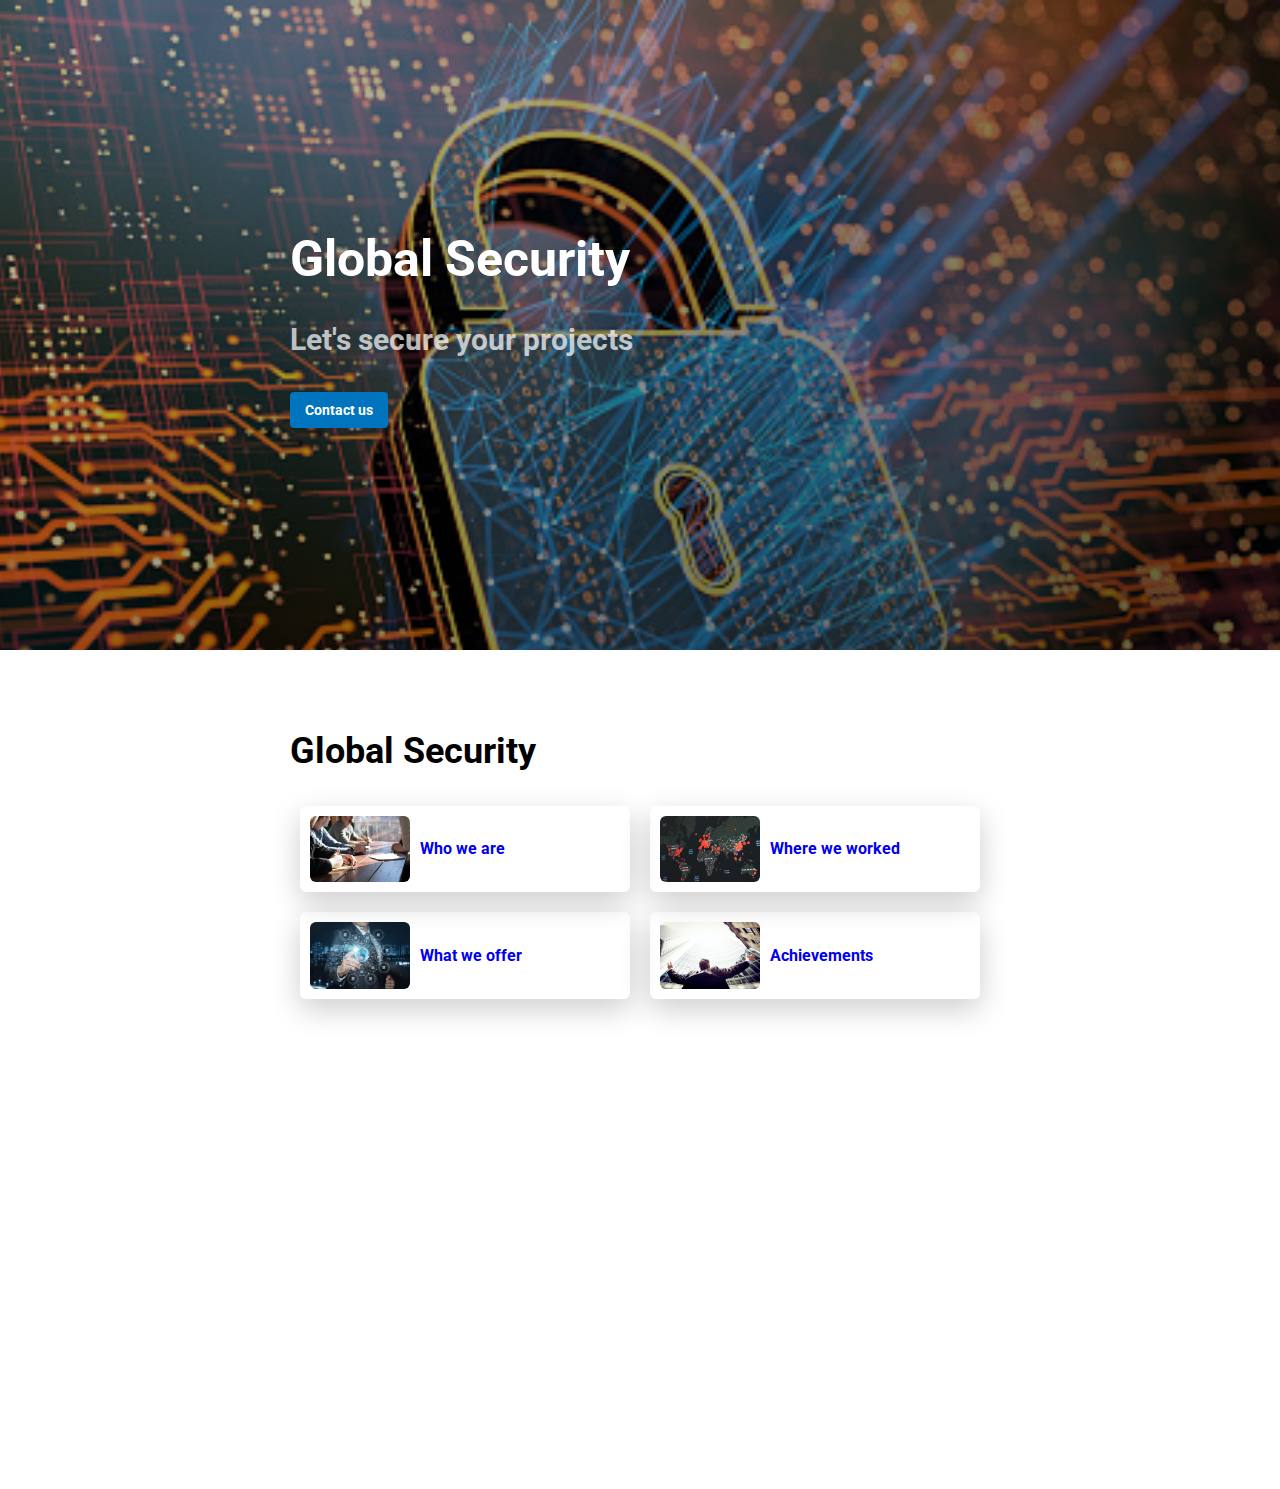
<file: index.html>
<!DOCTYPE html>
<html>
  <head>
    <!-- Global site tag (gtag.js) - Google Analytics -->
<script async src="https://www.googletagmanager.com/gtag/js?id=G-EQS8FJFC1X"></script>
<script>
  window.dataLayer = window.dataLayer || [];
  function gtag(){dataLayer.push(arguments);}
  gtag('js', new Date());

  gtag('config', 'G-EQS8FJFC1X');
</script>
    <meta charset="utf-8">
    <link rel="stylesheet" type="text/css" href="css/style.css">
    <title>Global Security</title>
  </head>
  <body>
    <div class="banner">
      <div class=container>
        <h1> Global Security </h1>
        <h2> Let's secure your projects </h2>
        <a href="#contact-section" class="btn-blue">Contact us</a>
      </div>
    </div>
    <div class="container">
      <h1>Global Security</h1>
        <div class="cards">
          <div class="card">
            <img src="images/peoples.jpg" alt="Who we are">
            <a href="content/page1.html">Who we are</a>
          </div>
          <div class="card">
            <img src="images/map.jpg" alt="Where we worked">
            <a href="content/page2.html">Where we worked</a>
          </div>
          <div class="card">
            <img src="images/solutions.jpg" alt="What we offer">
            <a href="content/page3.html">What we offer</a>
          </div>
          <div class="card">
            <img src="images/success.jpg" alt="Our achievements">
            <a href="content/page4.html">Achievements</a>
          </div>
        </div>
    </div>
    <div id="contact-section">
      <div data-tf-widget="Io64bBFo" data-tf-iframe-props="title=Global Security contact form" data-tf-medium="snippet" style="width:100%;height:400px;"></div><script src="//embed.typeform.com/next/embed.js"></script>
    </div>
  </body>
</html>
</file>
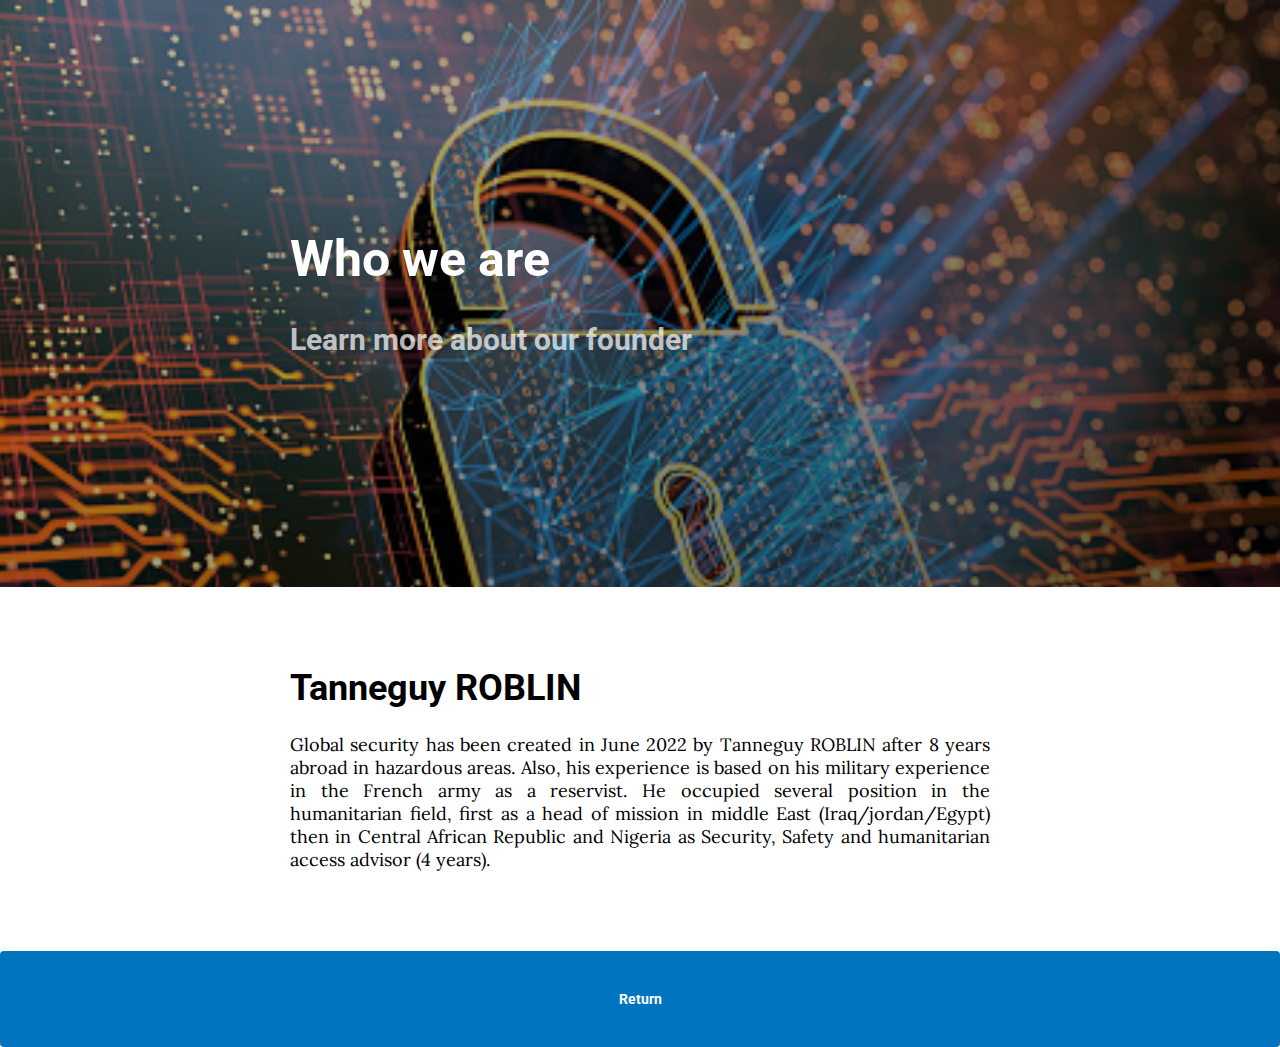
<file: content/page1.html>
<head>
  <meta charset="utf-8">
  <link rel="stylesheet" type="text/css" href="../css/style.css">
  <title>Global Security</title>
</head>
<body>
  <div class="banner">
    <div class="container">
      <h1> Who we are</h1>
      <h2> Learn more about our founder</h2>
    </div>
  </div>
  <div class="container">
    <h1>Tanneguy ROBLIN</h1>
      <p>
        Global security has been created in June 2022 by Tanneguy ROBLIN after 8 years abroad in hazardous areas. Also, his experience is based on his military experience in the French army as a reservist. He occupied several position in the humanitarian field, first as a head of mission in middle East (Iraq/jordan/Egypt) then in Central African Republic and Nigeria as Security, Safety and humanitarian access advisor (4 years).
      </p>
  </div>
  <div>
    <a class="btn-2" href="../index.html" class="btn-blue">Return</a>
  </div>
</body>
</file>
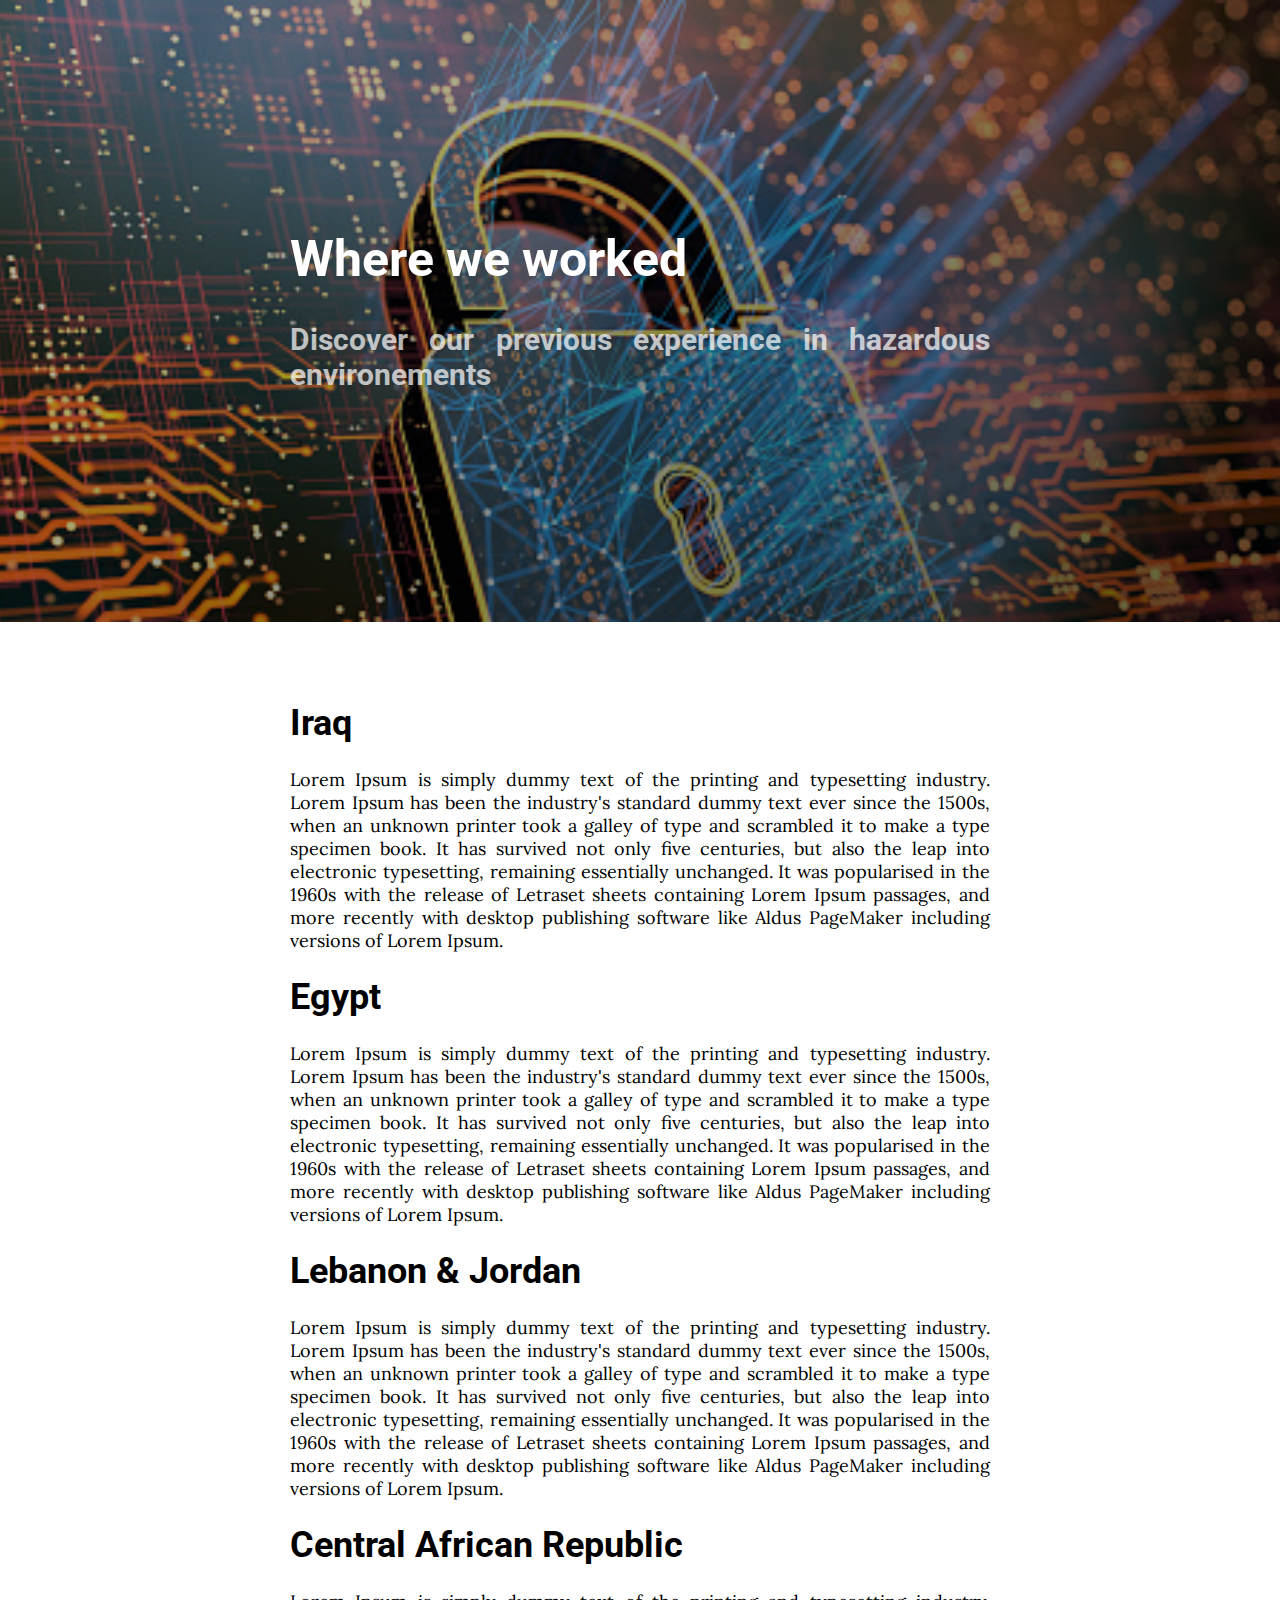
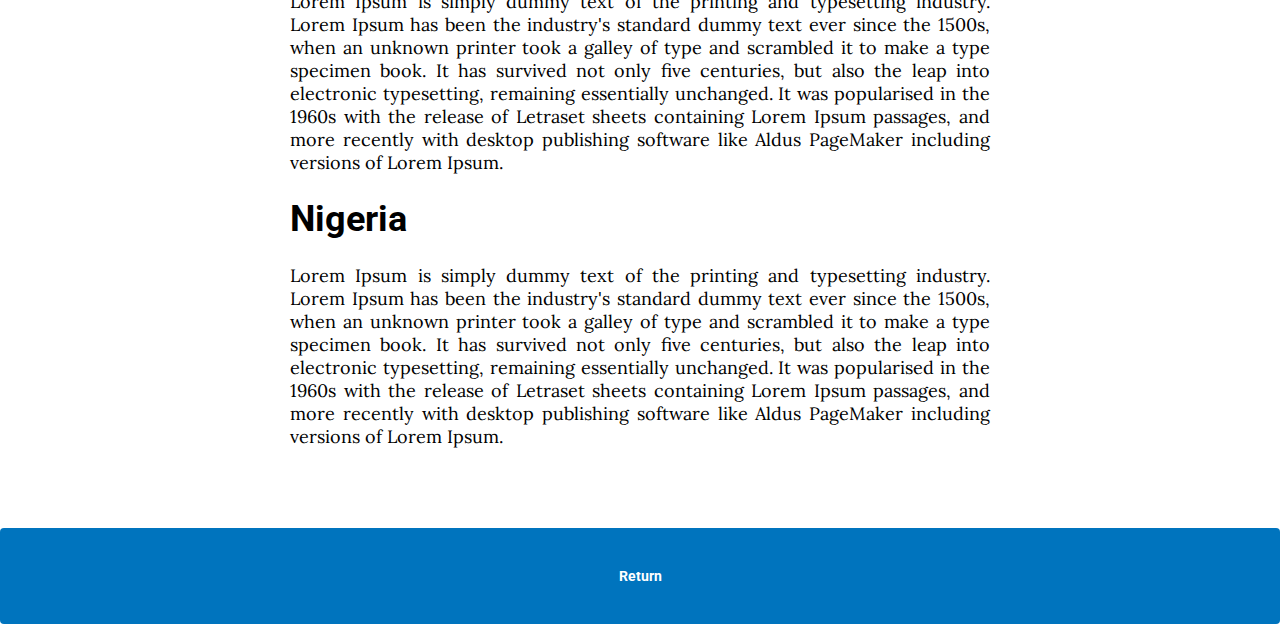
<file: content/page2.html>
<head>
  <meta charset="utf-8">
  <link rel="stylesheet" type="text/css" href="../css/style.css">
  <title>Global Security</title>
</head>
<body>
  <div class="banner">
    <div class="container">
      <h1> Where we worked</h1>
      <h2> Discover our previous experience in hazardous environements</h2>
    </div>
  </div>
  <div class="container">
    <h1>Iraq</h1>
      <p>
        Lorem Ipsum is simply dummy text of the printing and typesetting industry. Lorem Ipsum has been the industry's standard dummy text ever since the 1500s, when an unknown printer took a galley of type and scrambled it to make a type specimen book. It has survived not only five centuries, but also the leap into electronic typesetting, remaining essentially unchanged. It was popularised in the 1960s with the release of Letraset sheets containing Lorem Ipsum passages, and more recently with desktop publishing software like Aldus PageMaker including versions of Lorem Ipsum.
      </p>
    <h1>Egypt</h1>
      <p>
        Lorem Ipsum is simply dummy text of the printing and typesetting industry. Lorem Ipsum has been the industry's standard dummy text ever since the 1500s, when an unknown printer took a galley of type and scrambled it to make a type specimen book. It has survived not only five centuries, but also the leap into electronic typesetting, remaining essentially unchanged. It was popularised in the 1960s with the release of Letraset sheets containing Lorem Ipsum passages, and more recently with desktop publishing software like Aldus PageMaker including versions of Lorem Ipsum.
      </p>
    <h1>Lebanon & Jordan</h1>
      <p>
        Lorem Ipsum is simply dummy text of the printing and typesetting industry. Lorem Ipsum has been the industry's standard dummy text ever since the 1500s, when an unknown printer took a galley of type and scrambled it to make a type specimen book. It has survived not only five centuries, but also the leap into electronic typesetting, remaining essentially unchanged. It was popularised in the 1960s with the release of Letraset sheets containing Lorem Ipsum passages, and more recently with desktop publishing software like Aldus PageMaker including versions of Lorem Ipsum.
      </p>
    <h1>Central African Republic</h1>
      <p>
        Lorem Ipsum is simply dummy text of the printing and typesetting industry. Lorem Ipsum has been the industry's standard dummy text ever since the 1500s, when an unknown printer took a galley of type and scrambled it to make a type specimen book. It has survived not only five centuries, but also the leap into electronic typesetting, remaining essentially unchanged. It was popularised in the 1960s with the release of Letraset sheets containing Lorem Ipsum passages, and more recently with desktop publishing software like Aldus PageMaker including versions of Lorem Ipsum.
      </p>
    <h1>Nigeria</h1>
      <p>
        Lorem Ipsum is simply dummy text of the printing and typesetting industry. Lorem Ipsum has been the industry's standard dummy text ever since the 1500s, when an unknown printer took a galley of type and scrambled it to make a type specimen book. It has survived not only five centuries, but also the leap into electronic typesetting, remaining essentially unchanged. It was popularised in the 1960s with the release of Letraset sheets containing Lorem Ipsum passages, and more recently with desktop publishing software like Aldus PageMaker including versions of Lorem Ipsum.
      </p>
  </div>
  <div>
    <a class="btn-2" href="../index.html" class="btn-blue">Return</a>
  </div>
</body>
</file>
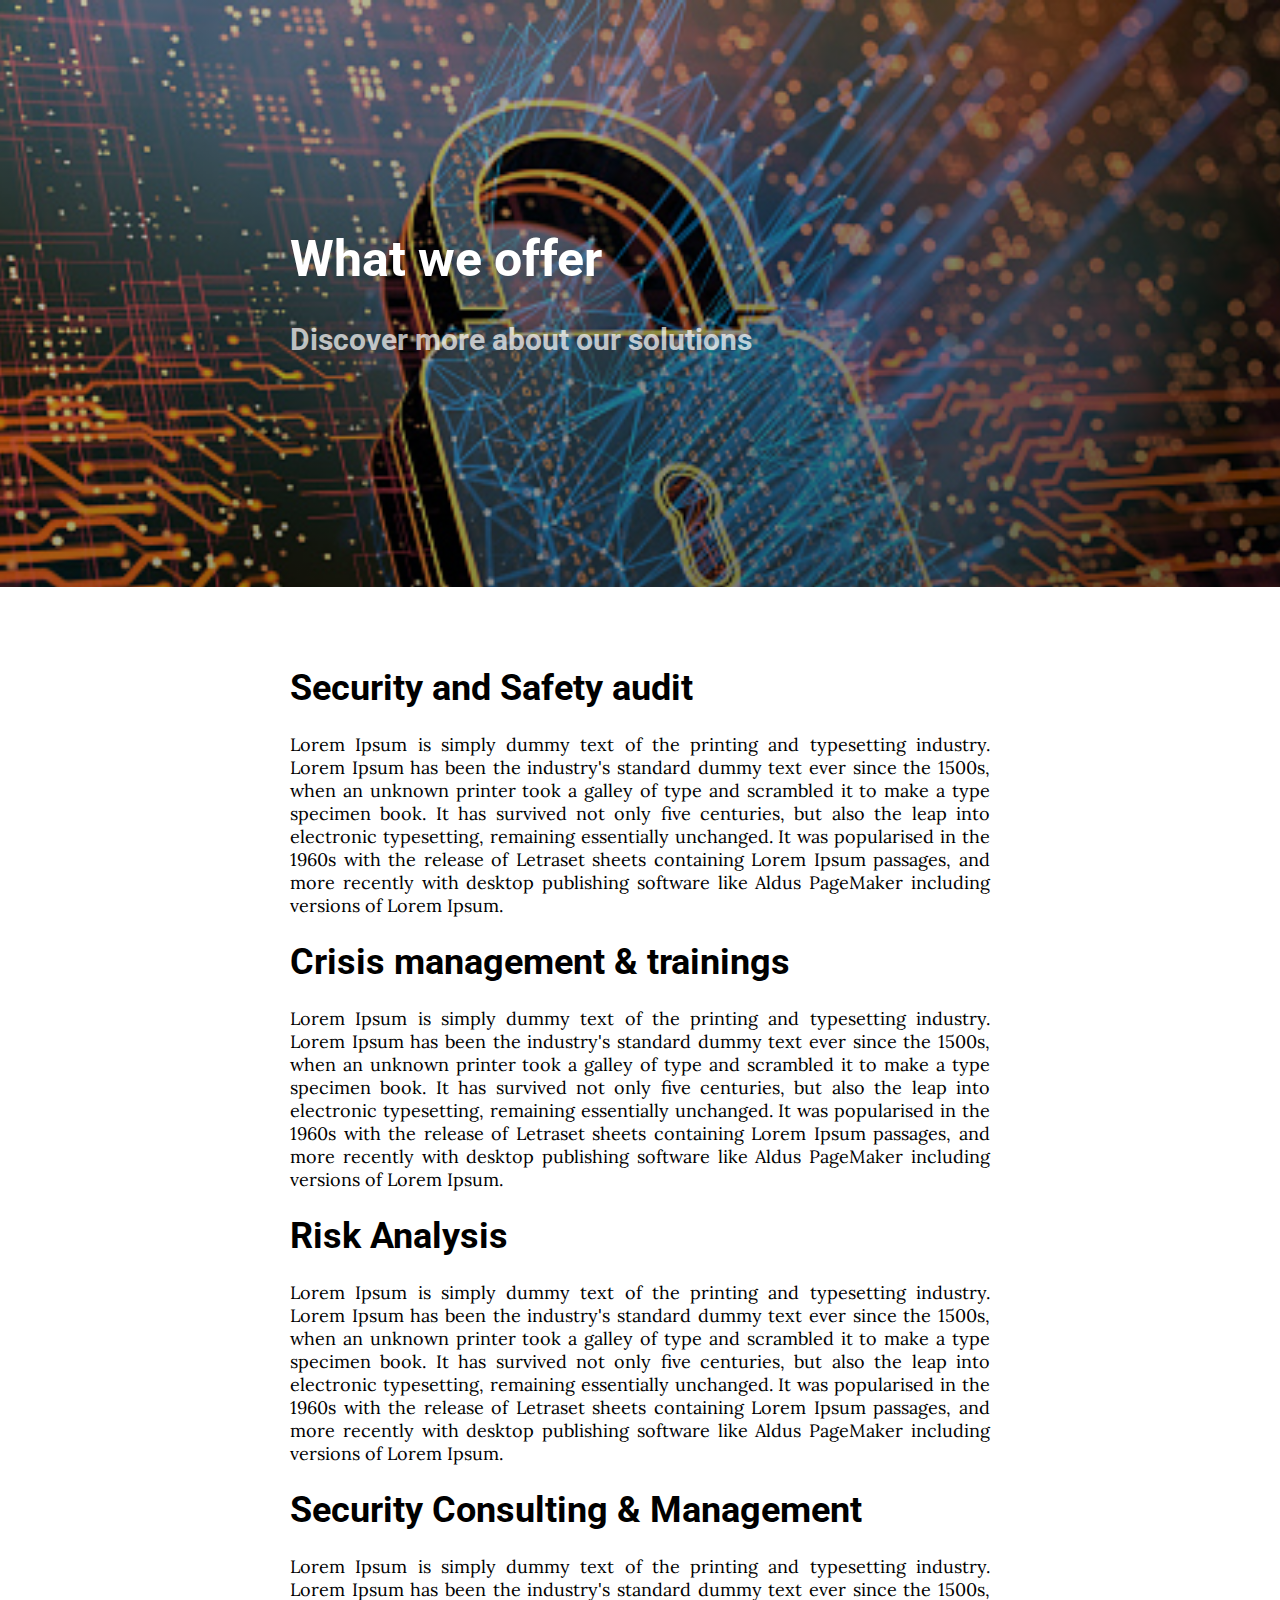
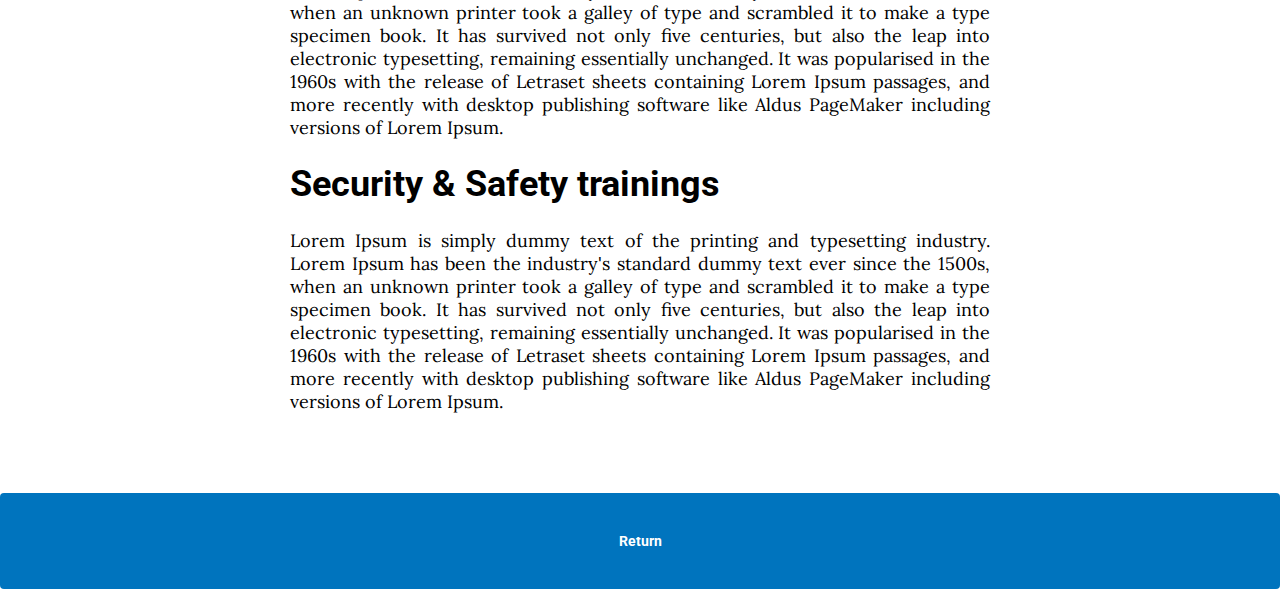
<file: content/page3.html>
<head>
  <meta charset="utf-8">
  <link rel="stylesheet" type="text/css" href="../css/style.css">
  <title>Global Security</title>
</head>
<body>
  <div class="banner">
    <div class="container">
      <h1> What we offer</h1>
      <h2> Discover more about our solutions</h2>
    </div>
  </div>
  <div class="container">
    <h1>Security and Safety audit</h1>
      <p>
        Lorem Ipsum is simply dummy text of the printing and typesetting industry. Lorem Ipsum has been the industry's standard dummy text ever since the 1500s, when an unknown printer took a galley of type and scrambled it to make a type specimen book. It has survived not only five centuries, but also the leap into electronic typesetting, remaining essentially unchanged. It was popularised in the 1960s with the release of Letraset sheets containing Lorem Ipsum passages, and more recently with desktop publishing software like Aldus PageMaker including versions of Lorem Ipsum.
      </p>
    <h1>Crisis management & trainings</h1>
      <p>
        Lorem Ipsum is simply dummy text of the printing and typesetting industry. Lorem Ipsum has been the industry's standard dummy text ever since the 1500s, when an unknown printer took a galley of type and scrambled it to make a type specimen book. It has survived not only five centuries, but also the leap into electronic typesetting, remaining essentially unchanged. It was popularised in the 1960s with the release of Letraset sheets containing Lorem Ipsum passages, and more recently with desktop publishing software like Aldus PageMaker including versions of Lorem Ipsum.
      </p>
    <h1>Risk Analysis</h1>
      <p>
        Lorem Ipsum is simply dummy text of the printing and typesetting industry. Lorem Ipsum has been the industry's standard dummy text ever since the 1500s, when an unknown printer took a galley of type and scrambled it to make a type specimen book. It has survived not only five centuries, but also the leap into electronic typesetting, remaining essentially unchanged. It was popularised in the 1960s with the release of Letraset sheets containing Lorem Ipsum passages, and more recently with desktop publishing software like Aldus PageMaker including versions of Lorem Ipsum.
      </p>
    <h1>Security Consulting & Management</h1>
      <p>
        Lorem Ipsum is simply dummy text of the printing and typesetting industry. Lorem Ipsum has been the industry's standard dummy text ever since the 1500s, when an unknown printer took a galley of type and scrambled it to make a type specimen book. It has survived not only five centuries, but also the leap into electronic typesetting, remaining essentially unchanged. It was popularised in the 1960s with the release of Letraset sheets containing Lorem Ipsum passages, and more recently with desktop publishing software like Aldus PageMaker including versions of Lorem Ipsum.
    <h1>Security & Safety trainings</h1>
      <p>
        Lorem Ipsum is simply dummy text of the printing and typesetting industry. Lorem Ipsum has been the industry's standard dummy text ever since the 1500s, when an unknown printer took a galley of type and scrambled it to make a type specimen book. It has survived not only five centuries, but also the leap into electronic typesetting, remaining essentially unchanged. It was popularised in the 1960s with the release of Letraset sheets containing Lorem Ipsum passages, and more recently with desktop publishing software like Aldus PageMaker including versions of Lorem Ipsum.
  </div>
  <div>
    <a class="btn-2" href="../index.html" class="btn-blue">Return</a>
  </div>
</body>
</file>
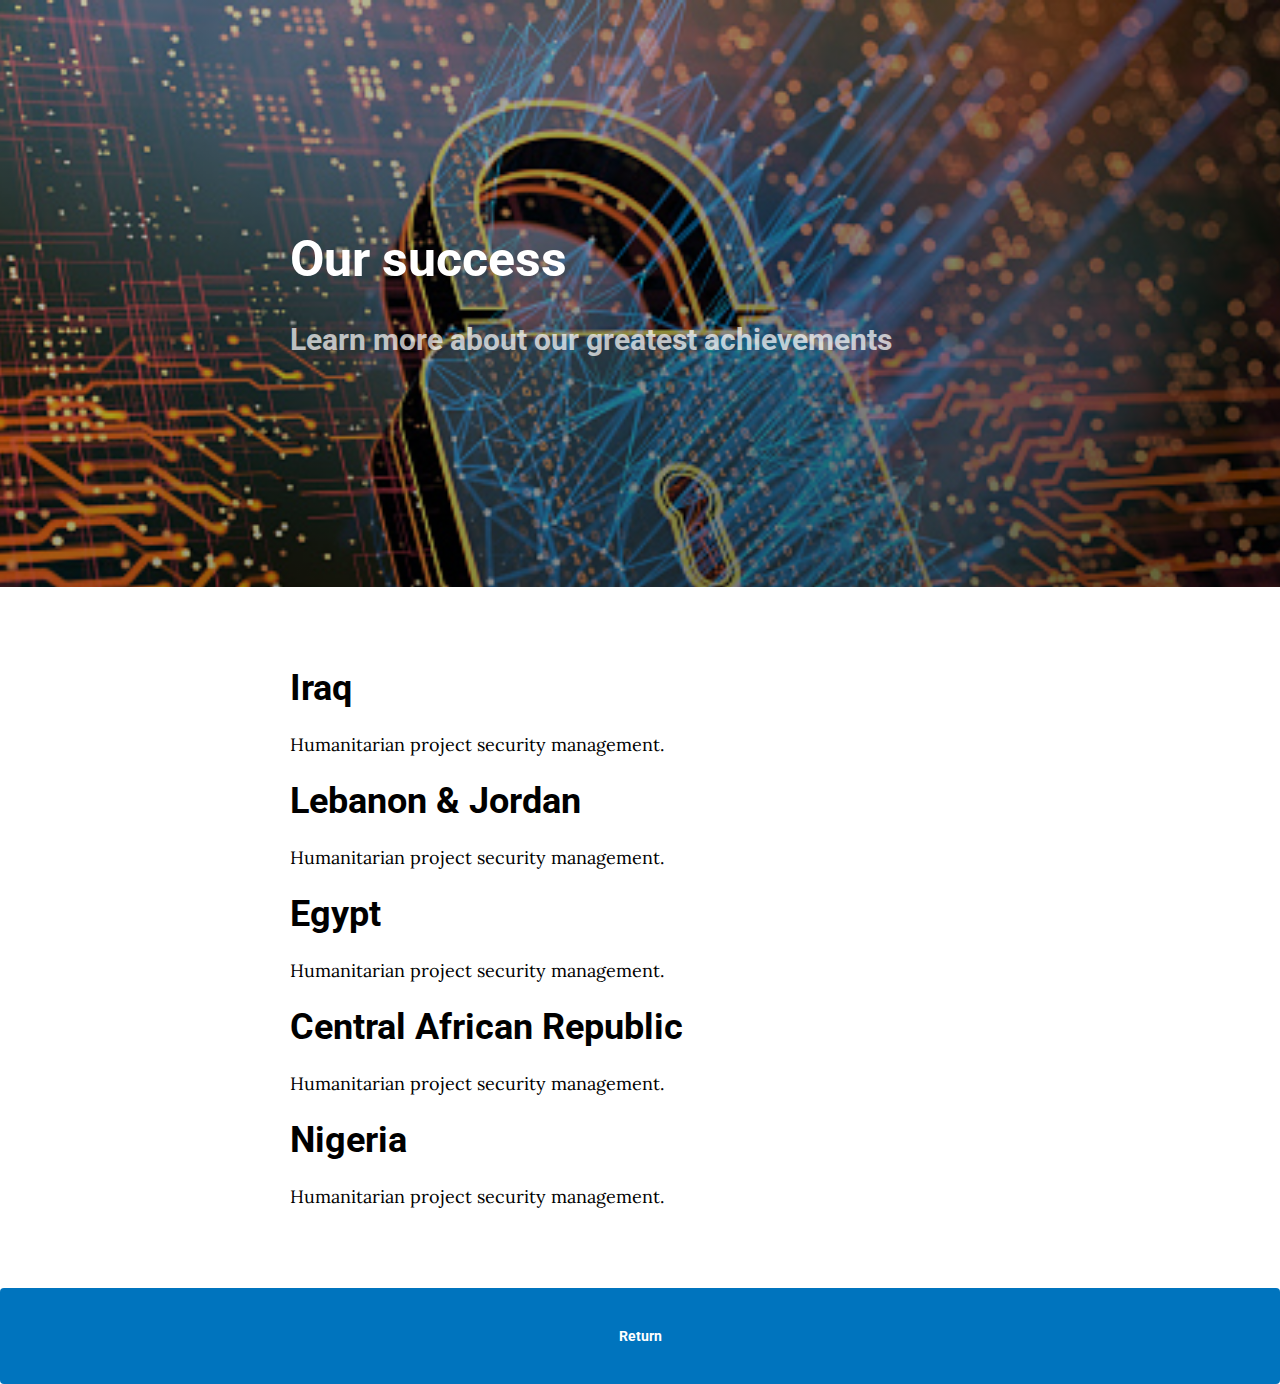
<file: content/page4.html>
<head>
  <meta charset="utf-8">
  <link rel="stylesheet" type="text/css" href="../css/style.css">
  <title>Global Security</title>
</head>
<body>
  <div class="banner">
    <div class="container">
      <h1> Our success</h1>
      <h2> Learn more about our greatest achievements</h2>
    </div>
  </div>
  <div class="container">
    <h1>Iraq</h1>
      <p>
        Humanitarian project security management.
      </p>
    <h1>Lebanon & Jordan</h1>
      <p>
        Humanitarian project security management.
      </p>
    <h1>Egypt</h1>
      <p>
        Humanitarian project security management.
      </p>
    <h1>Central African Republic</h1>
      <p>
        Humanitarian project security management.
      </p>
    <h1>Nigeria</h1>
      <p>
        Humanitarian project security management.
      </p>
  </div>
  <div>
    <a class="btn-2" href="../index.html" class="btn-blue">Return</a>
  </div>
</body>
</file>
<file: css/style.css>
@import url("https://fonts.googleapis.com/css2?family=Lora:wght@400;500;700&family=Roboto:wght@100;300;400;500;900&display=swap");
@import url("components/container.css");
@import url("components/avatar.css");
@import url("components/button.css");
@import url("components/banner.css");
@import url("components/card.css");

body {
font-family: 'Lora', serif;
font-size: 18px;
margin: 0px;
}

h1, h2, h3 {
  font-family: 'Roboto', sans-serif;
  font-weight: bold;
}

a{
  text-decoration: none;
  font-family: 'Roboto', sans-serif;
  font-weight: bold;
}
</file>
